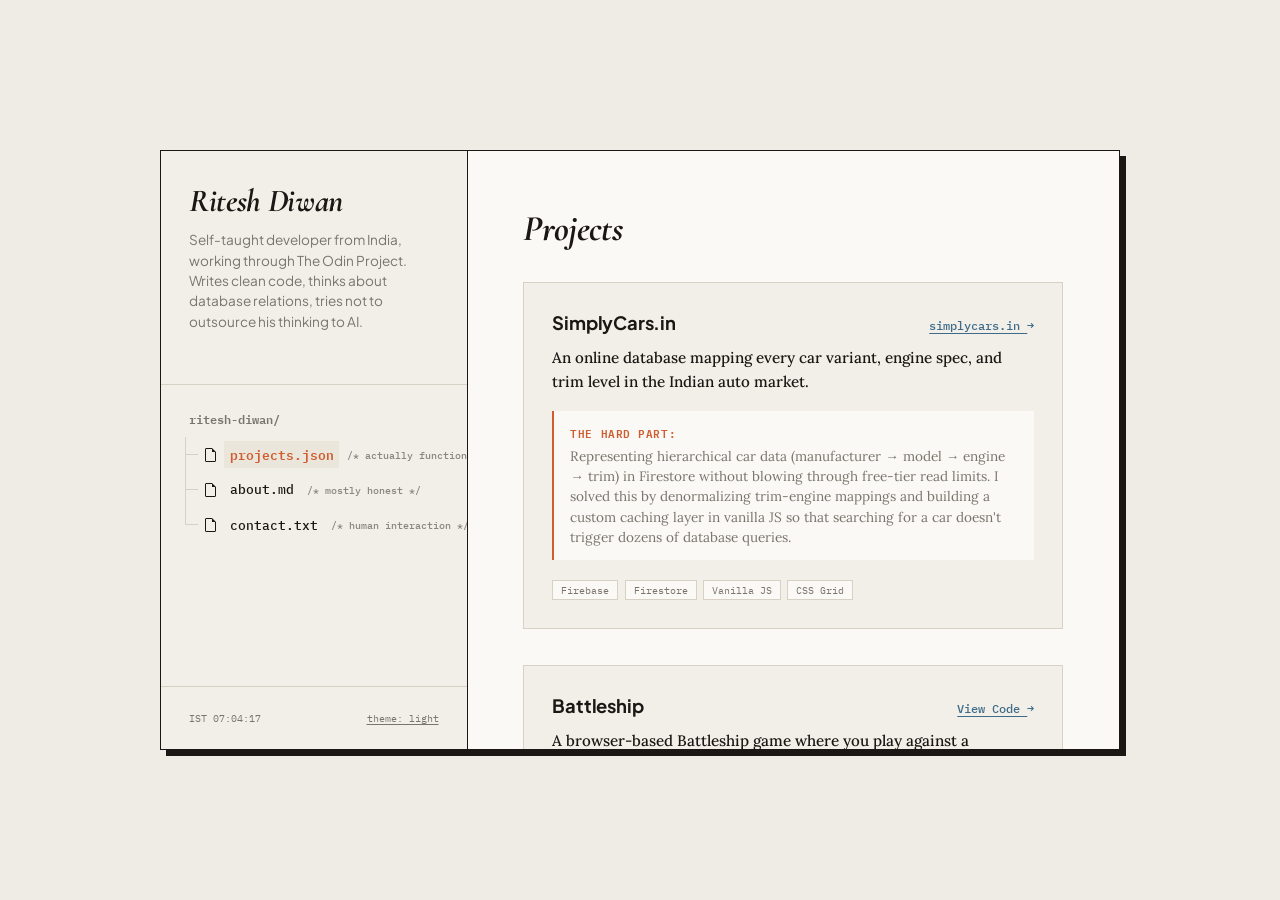
<file: index.html>
<!DOCTYPE html>
<html lang="en">
<head>
    <meta charset="UTF-8">
    <meta name="viewport" content="width=device-width, initial-scale=1.0">
    <title>Ritesh Diwan — Portfolio</title>
    <meta name="description" content="Personal developer portfolio of Ritesh Diwan. Self-taught developer from India building through The Odin Project.">
    
    <link rel="preconnect" href="https://fonts.googleapis.com">
    <link rel="preconnect" href="https://fonts.gstatic.com" crossorigin>
    <link href="https://fonts.googleapis.com/css2?family=Cormorant+Garamond:ital,wght@0,400;0,600;0,700;1,400&family=IBM+Plex+Mono:wght@400;500;600&family=Lora:ital,wght@0,400;0,500;0,600;1,400&family=Plus+Jakarta+Sans:wght@400;500;600;700;800&display=swap" rel="stylesheet">
    
    <link rel="stylesheet" href="style.css">
</head>
<body>

    <!-- Mechanical Click Sound -->
    <audio id="switchSound" src="click.mp3" preload="auto"></audio>

    <div class="app-container">
        
        <!-- SIDEBAR TREE EXPLORER -->
        <aside class="sidebar">
            <div class="sidebar-header">
                <h1 class="brand-title">Ritesh Diwan</h1>
                <p class="brand-tagline">
                    Self-taught developer from India, working through The Odin Project. Writes clean code, thinks about database relations, tries not to outsource his thinking to AI.
                </p>
            </div>
            
            <nav class="sidebar-nav" aria-label="Explorer Navigation">
                <div class="tree-explorer">
                    <div class="tree-root">ritesh-diwan/</div>
                    
                    <!-- Projects node (Active by default) -->
                    <div class="tree-node nav-item active" data-buffer="projects" id="nav-projects">
                        <span class="node-icon icon-file"></span>
                        <a onclick="switchBuffer('projects', true)">projects.json</a>
                        <span class="node-wit">/* actually functions */</span>
                    </div>
                    
                    <!-- About Me node -->
                    <div class="tree-node nav-item" data-buffer="about" id="nav-about">
                        <span class="node-icon icon-file"></span>
                        <a onclick="switchBuffer('about', true)">about.md</a>
                        <span class="node-wit">/* mostly honest */</span>
                    </div>
                    
                    <!-- Contact node -->
                    <div class="tree-node nav-item last-node" data-buffer="contact" id="nav-contact">
                        <span class="node-icon icon-file"></span>
                        <a onclick="switchBuffer('contact', true)">contact.txt</a>
                        <span class="node-wit">/* human interaction */</span>
                    </div>
                    
                </div>
            </nav>

            <div class="sidebar-footer">
                <div class="footer-meta">
                    <span id="footer-clock">IST 12:00:00</span>
                    <button class="theme-toggle-btn" id="themeToggleBtn" aria-label="Toggle Theme">theme: light</button>
                </div>
            </div>
        </aside>
        
        <!-- MAIN CONTENT WORKSPACE -->
        <main class="main-workspace">
            <div class="content-container">
                
                <!-- PROJECTS BUFFER -->
                <div id="buffer-projects" class="buffer-content" style="display: block;">
                    <h2>Projects</h2>
                    
                    <div class="projects-list">
                        
                        <article class="project-card" id="project-simplycars">
                            <div class="project-card-header">
                                <h3 class="project-name">SimplyCars.in</h3>
                                <a href="https://simplycars.in" target="_blank" rel="noopener" class="project-link">
                                    simplycars.in <span class="arrow">→</span>
                                </a>
                            </div>
                            <p class="project-desc">
                                An online database mapping every car variant, engine spec, and trim level in the Indian auto market.
                            </p>
                            <div class="project-challenge">
                                <span class="challenge-label">The hard part:</span>
                                <p class="challenge-text">
                                    Representing hierarchical car data (manufacturer → model → engine → trim) in Firestore without blowing through free-tier read limits. I solved this by denormalizing trim-engine mappings and building a custom caching layer in vanilla JS so that searching for a car doesn't trigger dozens of database queries.
                                </p>
                            </div>
                            <div class="project-tech">
                                <span class="tech-tag">Firebase</span>
                                <span class="tech-tag">Firestore</span>
                                <span class="tech-tag">Vanilla JS</span>
                                <span class="tech-tag">CSS Grid</span>
                            </div>
                        </article>

                        <article class="project-card" id="project-battleship">
                            <div class="project-card-header">
                                <h3 class="project-name">Battleship</h3>
                                <a href="https://github.com/abandonedwaffle/odin-battleship" target="_blank" rel="noopener" class="project-link">
                                    View Code <span class="arrow">→</span>
                                </a>
                            </div>
                            <p class="project-desc">
                                A browser-based Battleship game where you play against a computer opponent that uses probability to target and hunt down player ships.
                            </p>
                            <div class="project-challenge">
                                <span class="challenge-label">The hard part:</span>
                                <p class="challenge-text">
                                    Managing state synchronization and board lockouts during rapid user clicks. I spent days debugging a race condition where double-clicking a grid cell during transition allowed the player to fire twice in one turn, which I resolved by designing a strict state machine to lock grid interactions during the computer's calculations.
                                </p>
                            </div>
                            <div class="project-tech">
                                <span class="tech-tag">Vanilla JS</span>
                                <span class="tech-tag">Webpack</span>
                                <span class="tech-tag">Jest</span>
                                <span class="tech-tag">CSS Flexbox</span>
                            </div>
                        </article>

                        <article class="project-card" id="project-waldo">
                            <div class="project-card-header">
                                <h3 class="project-name">Where's Waldo: Street Food Edition</h3>
                                <a href="https://github.com/abandonedwaffle/odin-wheres-waldo" target="_blank" rel="noopener" class="project-link">
                                    View Code <span class="arrow">→</span>
                                </a>
                            </div>
                            <p class="project-desc">
                                A photo-tagging game where players locate famous Indian street food items in a high-resolution, crowded bazaar illustration.
                            </p>
                            <div class="project-challenge">
                                <span class="challenge-label">The hard part:</span>
                                <p class="challenge-text">
                                    Ensuring coordinate verification worked reliably on responsive layouts. Because the main board image scales dynamically across viewport widths, static pixel coordinate targets broke. I solved this by capturing raw clicks, translating them to percentage offsets relative to the image bounding box, and verifying the ranges against a Node/Express backend.
                                </p>
                            </div>
                            <div class="project-tech">
                                <span class="tech-tag">Node.js</span>
                                <span class="tech-tag">Express</span>
                                <span class="tech-tag">MongoDB</span>
                                <span class="tech-tag">Vanilla JS</span>
                            </div>
                        </article>
                        
                    </div>
                </div>
                
                <!-- ABOUT BUFFER -->
                <div id="buffer-about" class="buffer-content" style="display: none;">
                    <h2>About</h2>
                    
                    <div class="about-text">
                        <p>
                            I got into programming because I wanted to understand how the web applications I used every day actually worked. For a long time, I was stuck in tutorial hell—blindly copy-pasting code from video tutorials and pretending I understood it.
                        </p>
                        <p>
                            That changed when I found The Odin Project. I deleted my half-finished clone apps and started building layouts and logic from scratch, writing my own bugs and forcing myself to trace their origins.
                        </p>
                        
                        <div class="about-concrete-card">
                            <span class="detail-label">A concrete detail:</span>
                            <p class="detail-text">
                                While testing SimplyCars.in, I accidentally wrote an infinite loop inside a vanilla state listener. It triggered 40,000+ Firestore reads in under ten minutes and completely exhausted the free tier for the month. It was a stressful, expensive-feeling way to learn the value of rate limiting, debouncing, and validating state loops—but my data-fetching code has been solid ever since.
                            </p>
                        </div>
                    </div>
                </div>
                
                <!-- CONTACT BUFFER -->
                <div id="buffer-contact" class="buffer-content" style="display: none;">
                    <h2>Contact</h2>
                    
                    <div class="contact-text">
                        <p>
                            I am based in India. Open to conversations about software, web standards, or automotive specs.
                        </p>
                        
                        <ul class="contact-links">
                            <li>
                                <a href="mailto:diwan.devs@yahoo.com" class="contact-link-row">
                                    <span class="contact-label">Email:</span>
                                    <span class="contact-val">diwan.devs@yahoo.com</span>
                                </a>
                            </li>
                            <li>
                                <a href="https://github.com/abandonedwaffle" target="_blank" rel="noopener" class="contact-link-row">
                                    <span class="contact-label">GitHub:</span>
                                    <span class="contact-val">github.com/abandonedwaffle</span>
                                </a>
                            </li>
                            <li>
                                <a href="https://www.linkedin.com/in/ritesh-diwan-327339232/" target="_blank" rel="noopener" class="contact-link-row">
                                    <span class="contact-label">LinkedIn:</span>
                                    <span class="contact-val">linkedin.com/in/ritesh-diwan-327339232</span>
                                </a>
                            </li>
                        </ul>
                    </div>
                </div>
                
            </div>
        </main>
    </div>

    <script>
        const switchSound = document.getElementById('switchSound');

        function playClickSound() {
            if (switchSound) {
                switchSound.currentTime = 0;
                switchSound.play().catch(err => console.log("Audio play blocked."));
            }
        }

        // Swaps dynamic buffers
        function switchBuffer(bufferId, playSound = false) {
            if (playSound) {
                playClickSound();
            }

            // Hide currently active buffers
            document.querySelectorAll('.buffer-content').forEach(el => {
                el.style.display = 'none';
            });

            // Show selected content buffer
            const targetBuffer = document.getElementById(`buffer-${bufferId}`);
            if (targetBuffer) {
                targetBuffer.style.display = 'block';
            }

            // Update active states in the navigation list
            document.querySelectorAll('.tree-node.nav-item').forEach(item => {
                const itemBuf = item.getAttribute('data-buffer');
                if (itemBuf === bufferId) {
                    item.classList.add('active');
                } else {
                    item.classList.remove('active');
                }
            });

            // Scroll workspace back to top
            document.querySelector('.main-workspace').scrollTop = 0;
            
            // Save state
            localStorage.setItem('portfolio-buffer', bufferId);
        }

        // Theme Toggle Manager
        const themeBtn = document.getElementById('themeToggleBtn');
        
        function setTheme(themeName) {
            if (themeName === 'dark') {
                document.body.classList.add('theme-dark');
                themeBtn.textContent = 'theme: dark';
            } else {
                document.body.classList.remove('theme-dark');
                themeBtn.textContent = 'theme: light';
            }
            localStorage.setItem('portfolio-theme', themeName);
        }

        themeBtn.addEventListener('click', () => {
            playClickSound();
            const isDark = document.body.classList.contains('theme-dark');
            setTheme(isDark ? 'light' : 'dark');
        });

        // Initialize state
        window.addEventListener('DOMContentLoaded', () => {
            // Restore theme
            const savedTheme = localStorage.getItem('portfolio-theme') || 'light';
            setTheme(savedTheme);
            
            // Restore active buffer (default to projects)
            const savedBuffer = localStorage.getItem('portfolio-buffer') || 'projects';
            switchBuffer(savedBuffer);
        });

        // Dynamic Footer Clock (IST)
        function updateTime() {
            const clockEl = document.getElementById('footer-clock');
            if (clockEl) {
                const now = new Date();
                const options = {
                    hour: '2-digit',
                    minute: '2-digit',
                    second: '2-digit',
                    timeZone: 'Asia/Kolkata',
                    hour12: false
                };
                const timeString = now.toLocaleTimeString('en-GB', options);
                clockEl.textContent = `IST ${timeString}`;
            }
        }
        setInterval(updateTime, 1000);
        updateTime();
    </script>
</body>
</html>
</file>
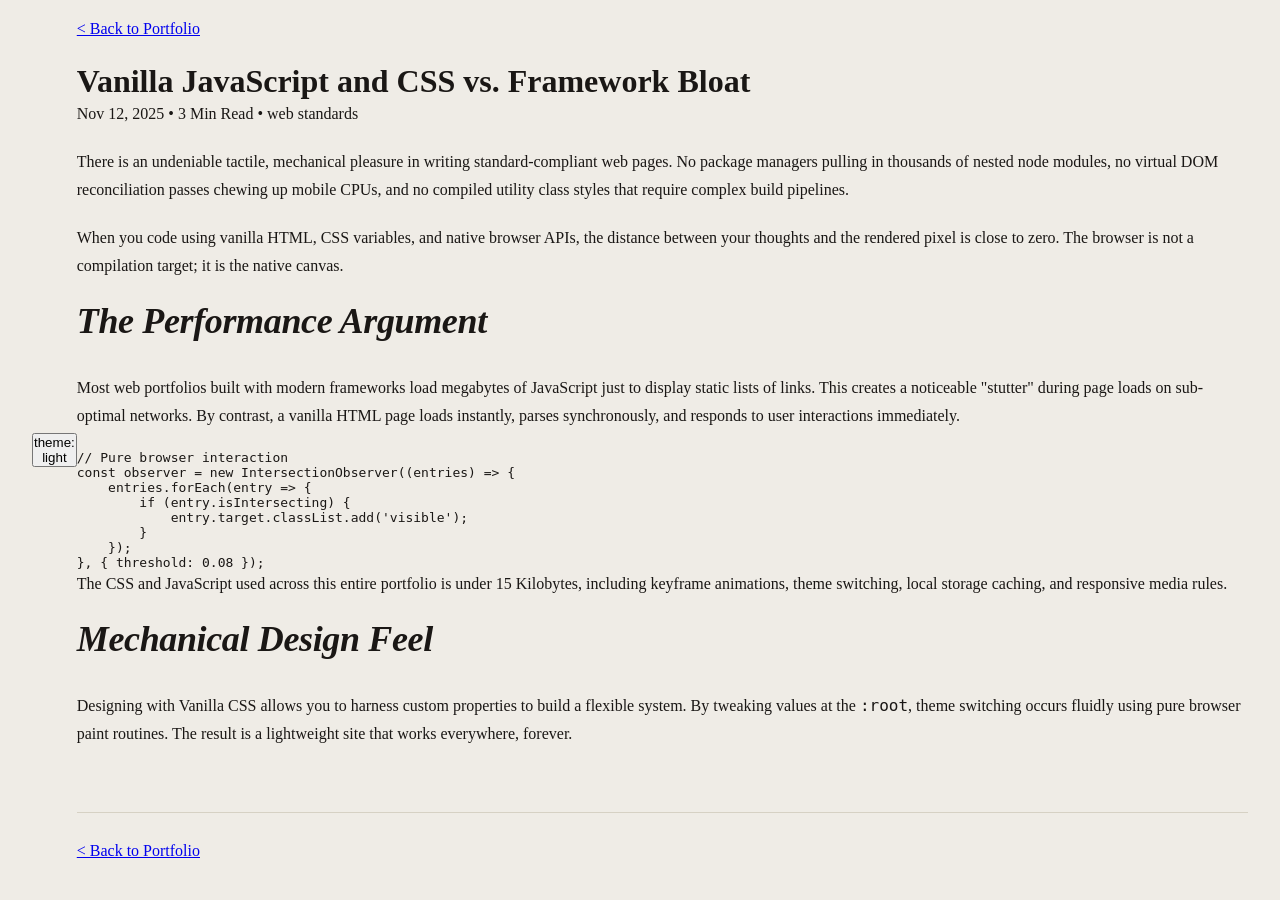
<file: posts/vanilla-js-vs-framework-bloat.html>
<!DOCTYPE html>
<html lang="en">
<head>
    <meta charset="UTF-8">
    <meta name="viewport" content="width=device-width, initial-scale=1.0">
    <title>Vanilla JavaScript and CSS vs. Framework Bloat — Ritesh Diwan</title>
    <link rel="stylesheet" href="../style.css">
</head>
<body class="article-body">

    <!-- Mechanical Click Sound -->
    <audio id="switchSound" src="../click.mp3" preload="auto"></audio>

    <!-- Theme Toggle -->
    <button class="article-theme-btn" id="themeToggleBtn" aria-label="Toggle Theme">theme: light</button>

    <div class="article-container">
        
        <p class="post-meta"><a href="../index.html">&lt; Back to Portfolio</a></p>
        
        <h1>Vanilla JavaScript and CSS vs. Framework Bloat</h1>
        <p class="post-meta">Nov 12, 2025 • 3 Min Read • web standards</p>
        
        <p>There is an undeniable tactile, mechanical pleasure in writing standard-compliant web pages. No package managers pulling in thousands of nested node modules, no virtual DOM reconciliation passes chewing up mobile CPUs, and no compiled utility class styles that require complex build pipelines.</p>
        
        <p>When you code using vanilla HTML, CSS variables, and native browser APIs, the distance between your thoughts and the rendered pixel is close to zero. The browser is not a compilation target; it is the native canvas.</p>
        
        <h2>The Performance Argument</h2>
        <p>Most web portfolios built with modern frameworks load megabytes of JavaScript just to display static lists of links. This creates a noticeable "stutter" during page loads on sub-optimal networks. By contrast, a vanilla HTML page loads instantly, parses synchronously, and responds to user interactions immediately.</p>
        
        <pre><code>// Pure browser interaction
const observer = new IntersectionObserver((entries) => {
    entries.forEach(entry => {
        if (entry.isIntersecting) {
            entry.target.classList.add('visible');
        }
    });
}, { threshold: 0.08 });</code></pre>
        
        <p>The CSS and JavaScript used across this entire portfolio is under 15 Kilobytes, including keyframe animations, theme switching, local storage caching, and responsive media rules.</p>
        
        <h2>Mechanical Design Feel</h2>
        <p>Designing with Vanilla CSS allows you to harness custom properties to build a flexible system. By tweaking values at the <code>:root</code>, theme switching occurs fluidly using pure browser paint routines. The result is a lightweight site that works everywhere, forever.</p>
        
        <p class="post-meta" style="margin-top: 4rem; border-top: 1px solid var(--border-color-dim); padding-top: 1.5rem;">
            <a href="../index.html">&lt; Back to Portfolio</a>
        </p>
    </div>

    <script>
        const themeBtn = document.getElementById('themeToggleBtn');
        const switchSound = document.getElementById('switchSound');

        function playClickSound() {
            if (switchSound) {
                switchSound.currentTime = 0;
                switchSound.play().catch(err => console.log("Audio play blocked."));
            }
        }

        function setTheme(themeName) {
            if (themeName === 'dark') {
                document.body.classList.add('theme-dark');
                themeBtn.textContent = 'theme: dark';
            } else {
                document.body.classList.remove('theme-dark');
                themeBtn.textContent = 'theme: light';
            }
            localStorage.setItem('dossier-theme', themeName);
        }

        themeBtn.addEventListener('click', () => {
            playClickSound();
            const isDark = document.body.classList.contains('theme-dark');
            setTheme(isDark ? 'light' : 'dark');
        });

        window.addEventListener('DOMContentLoaded', () => {
            const savedTheme = localStorage.getItem('dossier-theme') || 'light';
            setTheme(savedTheme);
        });
    </script>
</body>
</html>
</file>
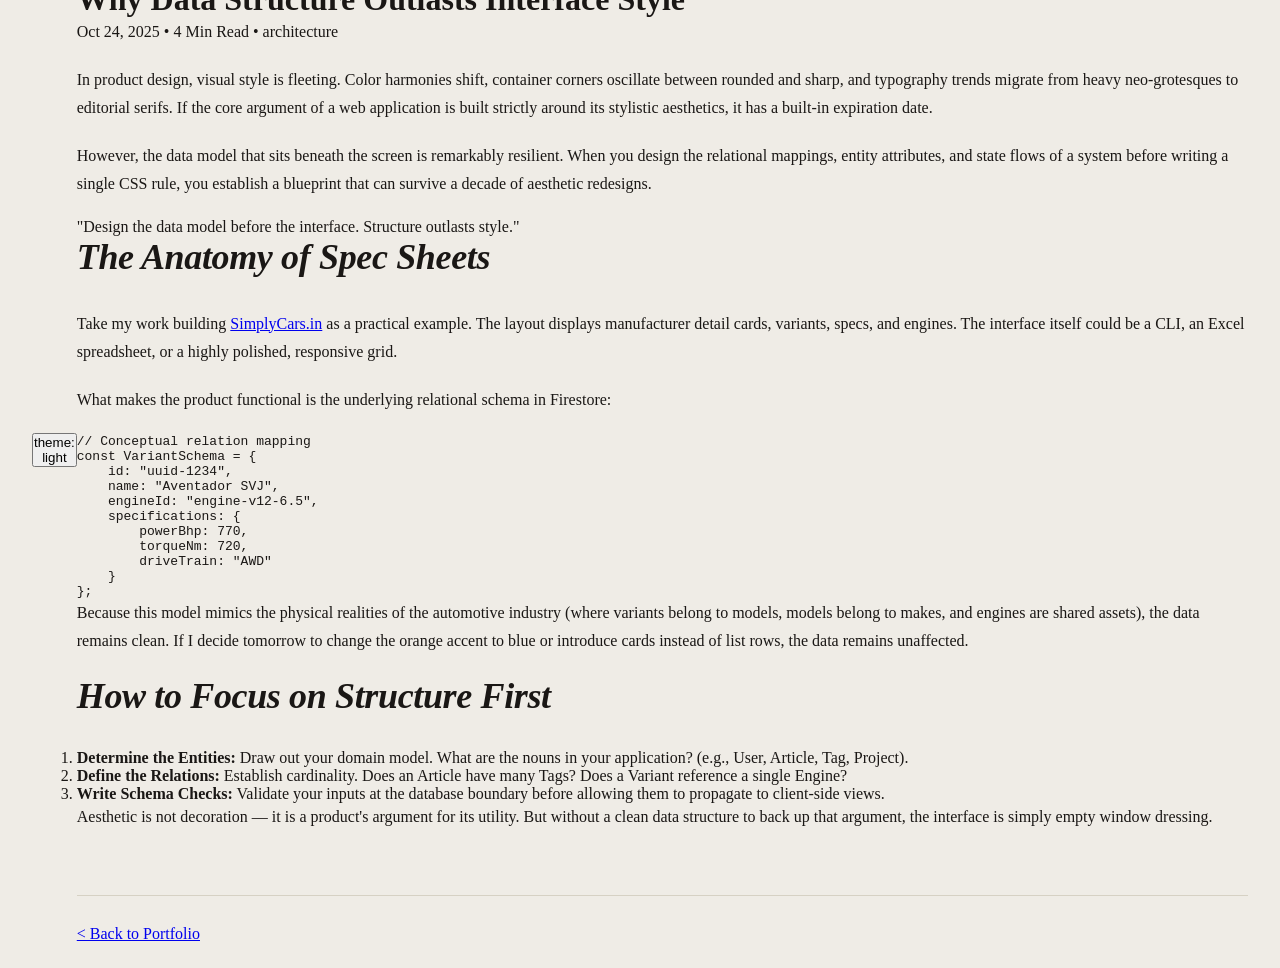
<file: posts/why-structure-outlasts-style.html>
<!DOCTYPE html>
<html lang="en">
<head>
    <meta charset="UTF-8">
    <meta name="viewport" content="width=device-width, initial-scale=1.0">
    <title>Why Data Structure Outlasts Interface Style — Ritesh Diwan</title>
    <link rel="stylesheet" href="../style.css">
</head>
<body class="article-body">

    <!-- Mechanical Click Sound -->
    <audio id="switchSound" src="../click.mp3" preload="auto"></audio>

    <!-- Theme Toggle -->
    <button class="article-theme-btn" id="themeToggleBtn" aria-label="Toggle Theme">theme: light</button>

    <div class="article-container">
        
        <p class="post-meta"><a href="../index.html">&lt; Back to Portfolio</a></p>
        
        <h1>Why Data Structure Outlasts Interface Style</h1>
        <p class="post-meta">Oct 24, 2025 • 4 Min Read • architecture</p>
        
        <p>In product design, visual style is fleeting. Color harmonies shift, container corners oscillate between rounded and sharp, and typography trends migrate from heavy neo-grotesques to editorial serifs. If the core argument of a web application is built strictly around its stylistic aesthetics, it has a built-in expiration date.</p>
        
        <p>However, the data model that sits beneath the screen is remarkably resilient. When you design the relational mappings, entity attributes, and state flows of a system before writing a single CSS rule, you establish a blueprint that can survive a decade of aesthetic redesigns.</p>
        
        <blockquote>"Design the data model before the interface. Structure outlasts style."</blockquote>
        
        <h2>The Anatomy of Spec Sheets</h2>
        <p>Take my work building <a href="https://simplycars.in" target="_blank">SimplyCars.in</a> as a practical example. The layout displays manufacturer detail cards, variants, specs, and engines. The interface itself could be a CLI, an Excel spreadsheet, or a highly polished, responsive grid.</p>
        
        <p>What makes the product functional is the underlying relational schema in Firestore:</p>
        
        <pre><code>// Conceptual relation mapping
const VariantSchema = {
    id: "uuid-1234",
    name: "Aventador SVJ",
    engineId: "engine-v12-6.5",
    specifications: {
        powerBhp: 770,
        torqueNm: 720,
        driveTrain: "AWD"
    }
};</code></pre>
        
        <p>Because this model mimics the physical realities of the automotive industry (where variants belong to models, models belong to makes, and engines are shared assets), the data remains clean. If I decide tomorrow to change the orange accent to blue or introduce cards instead of list rows, the data remains unaffected.</p>
        
        <h2>How to Focus on Structure First</h2>
        <ol>
            <li><strong>Determine the Entities:</strong> Draw out your domain model. What are the nouns in your application? (e.g., User, Article, Tag, Project).</li>
            <li><strong>Define the Relations:</strong> Establish cardinality. Does an Article have many Tags? Does a Variant reference a single Engine?</li>
            <li><strong>Write Schema Checks:</strong> Validate your inputs at the database boundary before allowing them to propagate to client-side views.</li>
        </ol>
        
        <p>Aesthetic is not decoration — it is a product's argument for its utility. But without a clean data structure to back up that argument, the interface is simply empty window dressing.</p>
        
        <p class="post-meta" style="margin-top: 4rem; border-top: 1px solid var(--border-color-dim); padding-top: 1.5rem;">
            <a href="../index.html">&lt; Back to Portfolio</a>
        </p>
    </div>

    <script>
        const themeBtn = document.getElementById('themeToggleBtn');
        const switchSound = document.getElementById('switchSound');

        function playClickSound() {
            if (switchSound) {
                switchSound.currentTime = 0;
                switchSound.play().catch(err => console.log("Audio play blocked."));
            }
        }

        function setTheme(themeName) {
            if (themeName === 'dark') {
                document.body.classList.add('theme-dark');
                themeBtn.textContent = 'theme: dark';
            } else {
                document.body.classList.remove('theme-dark');
                themeBtn.textContent = 'theme: light';
            }
            localStorage.setItem('dossier-theme', themeName);
        }

        themeBtn.addEventListener('click', () => {
            playClickSound();
            const isDark = document.body.classList.contains('theme-dark');
            setTheme(isDark ? 'light' : 'dark');
        });

        window.addEventListener('DOMContentLoaded', () => {
            const savedTheme = localStorage.getItem('dossier-theme') || 'light';
            setTheme(savedTheme);
        });
    </script>
</body>
</html>
</file>
<file: style.css>
/* Reset and Base Styles */
*, *::before, *::after {
    box-sizing: border-box;
    margin: 0;
    padding: 0;
}

:root {
    /* Warm Beige Light Theme (Default) */
    --body-bg: #EFECE6;         /* Deeper beige frame */
    --bg-color: #FAF9F6;        /* Warm off-white/sand workspace background */
    --sidebar-bg: #F2EFE8;     /* Stone sidebar background */
    --text-color: #1A1715;      /* Dark ink text */
    --text-muted: #7A756C;      /* Muted charcoal */
    --border-color: #1A1715;    /* Solid line dark ink border */
    --border-color-dim: #D6D1C4; /* Soft separator border */
    --accent-color: #CF5D30;    /* Terracotta orange accent */
    --accent-blue: #3E6B89;     /* Steel blue highlight */
    --active-bg: #EAE6DC;       /* Highlighting background */
    --code-bg: #EAE6DC;         /* Embedded block background */
    
    --font-sans: 'Plus Jakarta Sans', -apple-system, BlinkMacSystemFont, "Segoe UI", Roboto, sans-serif;
    --font-display: 'Cormorant Garamond', serif;
    --font-serif: 'Lora', serif;
    --font-mono: 'IBM Plex Mono', monospace;
}

body.theme-dark {
    /* Obsidian Warm Dark Theme */
    --body-bg: #0C0C0B;         /* Deep obsidian frame */
    --bg-color: #141312;        /* Slate/charcoal workspace background */
    --sidebar-bg: #0D0C0B;      /* Coal sidebar background */
    --text-color: #EBE8E0;      /* Warm parchment text */
    --text-muted: #948F86;      /* Slate-grey muted */
    --border-color: #EBE8E0;    /* Solid line warm parchment border */
    --border-color-dim: #2D2A26; /* Soft separator border dark */
    --accent-color: #E87448;    /* Sunset orange */
    --accent-blue: #5188A6;     /* Light slate blue */
    --active-bg: #22201E;       /* Active state dark */
    --code-bg: #1B1A18;         /* Code block dark */
}

html, body {
    height: 100%;
}

body {
    background-color: var(--body-bg);
    color: var(--text-color);
    font-family: var(--font-serif);
    display: flex;
    align-items: center;
    justify-content: center;
    padding: 2rem;
    overflow: hidden;
    transition: background-color 0.25s ease, color 0.25s ease;
    -webkit-font-smoothing: antialiased;
}

/* Redesigned Centered Split Layout Container */
.app-container {
    display: flex;
    width: 960px;
    height: 600px;
    background-color: var(--bg-color);
    border: 1px solid var(--border-color);
    box-shadow: 6px 6px 0 var(--border-color);
    overflow: hidden;
    transition: background-color 0.25s ease, border-color 0.25s ease, box-shadow 0.25s ease;
}

/* Sidebar Styling */
.sidebar {
    width: 32%;
    min-width: 290px;
    max-width: 340px;
    display: flex;
    flex-direction: column;
    background-color: var(--sidebar-bg);
    border-right: 1px solid var(--border-color);
    overflow: hidden;
    transition: background-color 0.25s ease, border-color 0.25s ease;
}

.sidebar-header {
    padding: 2rem 1.75rem;
    border-bottom: 1px solid var(--border-color-dim);
}

.brand-title {
    font-family: var(--font-display);
    font-style: italic;
    font-size: 2rem;
    font-weight: 700;
    line-height: 1.1;
    margin-bottom: 0.75rem;
    letter-spacing: -0.01em;
}

.brand-tagline {
    font-family: var(--font-sans);
    font-size: 0.85rem;
    line-height: 1.5;
    color: var(--text-muted);
    font-weight: 400;
}

.sidebar-nav {
    flex-grow: 1;
    overflow-y: auto;
    overflow-x: hidden;
    padding: 1.5rem 0;
    scrollbar-width: thin;
    scrollbar-color: var(--border-color-dim) transparent;
}

/* Custom CSS Tree Explorer */
.tree-explorer {
    padding: 0 1.5rem;
    display: flex;
    flex-direction: column;
}

.tree-root {
    font-family: var(--font-mono);
    font-size: 0.75rem;
    font-weight: 600;
    color: var(--text-muted);
    margin-bottom: 0.5rem;
    padding-left: 0.25rem;
}

.tree-node {
    display: flex;
    align-items: center;
    position: relative;
    padding-left: 1.25rem;
    height: 2.2rem;
    font-family: var(--font-mono);
    font-size: 0.8rem;
    font-weight: 500;
}

/* Tree Connectors */
.tree-node::before {
    content: "";
    position: absolute;
    left: 0;
    top: 0;
    bottom: 50%;
    width: 0.8rem;
    border-left: 1px solid var(--border-color-dim);
    border-bottom: 1px solid var(--border-color-dim);
}

.tree-node::after {
    content: "";
    position: absolute;
    left: 0;
    top: 50%;
    bottom: 0;
    border-left: 1px solid var(--border-color-dim);
}

.tree-node.last-node::after {
    display: none;
}

.node-icon {
    display: inline-block;
    width: 11px;
    height: 14px;
    margin-right: 0.5rem;
    position: relative;
    flex-shrink: 0;
}

.icon-file {
    border: 1px solid var(--text-color);
    border-radius: 1px;
    border-top-right-radius: 3px;
}

.icon-file::after {
    content: "";
    position: absolute;
    top: -1px; right: -1px;
    border-width: 2px;
    border-style: solid;
    border-color: var(--sidebar-bg) var(--sidebar-bg) var(--text-color) var(--text-color);
    display: block;
    width: 0;
}

body.theme-dark .icon-file::after {
    border-color: var(--sidebar-bg) var(--sidebar-bg) var(--text-color) var(--text-color);
}

.tree-node a {
    color: var(--text-color);
    text-decoration: none;
    cursor: pointer;
    padding: 0.15rem 0.35rem;
    transition: background-color 0.15s, color 0.15s;
    font-weight: 500;
}

.tree-node a:hover {
    background-color: var(--active-bg);
}

.tree-node.active a {
    background-color: var(--active-bg);
    color: var(--accent-color);
    font-weight: 600;
}

.node-wit {
    font-size: 0.65rem;
    color: var(--text-muted);
    margin-left: 0.5rem;
    white-space: nowrap;
    opacity: 0.85;
}

/* Sidebar Footer */
.sidebar-footer {
    padding: 1.5rem 1.75rem;
    border-top: 1px solid var(--border-color-dim);
}

.footer-meta {
    display: flex;
    justify-content: space-between;
    align-items: center;
    font-family: var(--font-mono);
    font-size: 0.65rem;
    color: var(--text-muted);
}

.theme-toggle-btn {
    background: transparent;
    border: none;
    color: var(--text-muted);
    font-family: var(--font-mono);
    font-size: 0.65rem;
    cursor: pointer;
    text-transform: lowercase;
    text-decoration: underline;
    text-underline-offset: 2px;
    padding: 0;
    transition: color 0.15s;
}

.theme-toggle-btn:hover {
    color: var(--text-color);
}

/* Main Workspace Content Area */
.main-workspace {
    flex-grow: 1;
    overflow-y: auto;
    background-color: var(--bg-color);
    transition: background-color 0.25s ease;
    scrollbar-width: thin;
    scrollbar-color: var(--border-color-dim) transparent;
}

.content-container {
    max-width: 620px;
    padding: 3.5rem 2.5rem;
    margin: 0 auto;
}

/* Serif Headings (Italic Editorial) */
h2 {
    font-family: var(--font-display);
    font-size: 2.25rem;
    font-weight: 700;
    font-style: italic;
    margin-bottom: 2rem;
    color: var(--text-color);
    letter-spacing: -0.01em;
}

h3 {
    font-family: var(--font-sans);
    font-size: 1.15rem;
    font-weight: 700;
    color: var(--text-color);
    letter-spacing: -0.01em;
}

p {
    font-family: var(--font-serif);
    font-size: 1rem;
    line-height: 1.75;
    margin-bottom: 1.25rem;
    color: var(--text-color);
}

/* Project Cards */
.projects-list {
    display: flex;
    flex-direction: column;
    gap: 2.25rem;
}

.project-card {
    border: 1px solid var(--border-color-dim);
    padding: 1.75rem;
    background-color: var(--sidebar-bg);
    transition: background-color 0.25s, border-color 0.25s, transform 0.25s;
}

.project-card:hover {
    border-color: var(--border-color);
    transform: translateY(-2px);
}

.project-card-header {
    display: flex;
    justify-content: space-between;
    align-items: baseline;
    margin-bottom: 0.75rem;
    gap: 1rem;
}

.project-name {
    font-size: 1.15rem;
    color: var(--text-color);
}

.project-link {
    font-family: var(--font-mono);
    font-size: 0.75rem;
    color: var(--accent-blue);
    text-decoration: underline;
    text-underline-offset: 3px;
    font-weight: 500;
    transition: color 0.15s;
}

.project-link:hover {
    color: var(--accent-color);
}

.project-link .arrow {
    display: inline-block;
    transition: transform 0.15s;
}

.project-link:hover .arrow {
    transform: translateX(2px);
}

.project-desc {
    font-size: 0.95rem;
    line-height: 1.6;
    margin-bottom: 1rem;
    font-weight: 500;
    color: var(--text-color);
}

.project-challenge {
    background-color: var(--bg-color);
    border-left: 2.5px solid var(--accent-color);
    padding: 0.75rem 1rem;
    margin-bottom: 1.25rem;
    transition: background-color 0.25s;
}

.challenge-label {
    display: block;
    font-family: var(--font-mono);
    font-size: 0.7rem;
    text-transform: uppercase;
    letter-spacing: 0.05em;
    color: var(--accent-color);
    margin-bottom: 0.25rem;
    font-weight: 600;
}

.challenge-text {
    font-size: 0.85rem;
    line-height: 1.5;
    color: var(--text-muted);
    margin-bottom: 0;
}

.project-tech {
    display: flex;
    flex-wrap: wrap;
    gap: 0.4rem;
}

.tech-tag {
    font-family: var(--font-mono);
    font-size: 0.65rem;
    border: 1px solid var(--border-color-dim);
    padding: 0.15rem 0.5rem;
    background-color: var(--bg-color);
    color: var(--text-muted);
    transition: background-color 0.25s, border-color 0.25s;
}

/* About Section Specifics */
.about-text p {
    font-size: 1rem;
    color: var(--text-color);
    margin-bottom: 1.25rem;
}

.about-concrete-card {
    margin-top: 1.75rem;
    background-color: var(--sidebar-bg);
    border: 1px solid var(--border-color-dim);
    padding: 1.5rem;
    transition: background-color 0.25s, border-color 0.25s;
}

.detail-label {
    display: block;
    font-family: var(--font-mono);
    font-size: 0.7rem;
    text-transform: uppercase;
    letter-spacing: 0.05em;
    color: var(--accent-color);
    margin-bottom: 0.5rem;
    font-weight: 600;
}

.detail-text {
    font-size: 0.9rem !important;
    line-height: 1.6 !important;
    color: var(--text-color) !important;
    margin-bottom: 0 !important;
}

/* Contact Section Specifics */
.contact-text p {
    margin-bottom: 1.5rem;
}

.contact-links {
    list-style: none;
    display: flex;
    flex-direction: column;
    gap: 0.75rem;
}

.contact-link-row {
    display: inline-flex;
    align-items: baseline;
    gap: 0.5rem;
    text-decoration: none;
    font-size: 0.95rem;
    transition: transform 0.15s;
}

.contact-link-row:hover {
    transform: translateX(3px);
}

.contact-label {
    font-family: var(--font-mono);
    font-size: 0.75rem;
    color: var(--text-muted);
    width: 70px;
    display: inline-block;
}

.contact-val {
    color: var(--accent-blue);
    text-decoration: underline;
    text-underline-offset: 3px;
    font-weight: 500;
    transition: color 0.15s;
}

.contact-link-row:hover .contact-val {
    color: var(--accent-color);
}

/* Mobile Responsive Adjustments */
@media (max-width: 768px) {
    body {
        padding: 0;
        align-items: stretch;
        justify-content: stretch;
        overflow-y: auto;
    }

    .app-container {
        height: auto;
        min-height: 100vh;
        max-width: 100%;
        box-shadow: none;
        border: none;
        flex-direction: column;
        overflow: visible;
    }

    .sidebar {
        width: 100%;
        max-width: 100%;
        height: auto;
        display: block;
        border-right: none;
        border-bottom: 1px solid var(--border-color);
        flex-shrink: 0;
        overflow: visible;
    }
    
    .sidebar-header {
        padding: 1.5rem;
    }
    
    .sidebar-nav {
        flex: none;
        height: auto;
        overflow: visible;
        padding: 0.5rem 0;
    }

    .main-workspace {
        flex: none;
        overflow: visible;
        height: auto;
    }
    
    .tree-explorer {
        flex-direction: row;
        overflow-x: auto;
        overflow-y: hidden;
        gap: 1.25rem;
        padding: 0.5rem 1.5rem;
    }
    
    .tree-root {
        display: none;
    }
    
    .tree-node {
        flex: 0 0 auto;
        height: 2.2rem;
        padding-left: 0;
    }
    
    .tree-node::before, .tree-node::after {
        display: none;
    }
    
    .node-wit {
        display: none;
    }
    
    .sidebar-footer {
        padding: 1rem 1.5rem;
        border-top: 1px solid var(--border-color-dim);
    }
    
    .content-container {
        padding: 2.25rem 1.5rem;
    }
}
</file>
